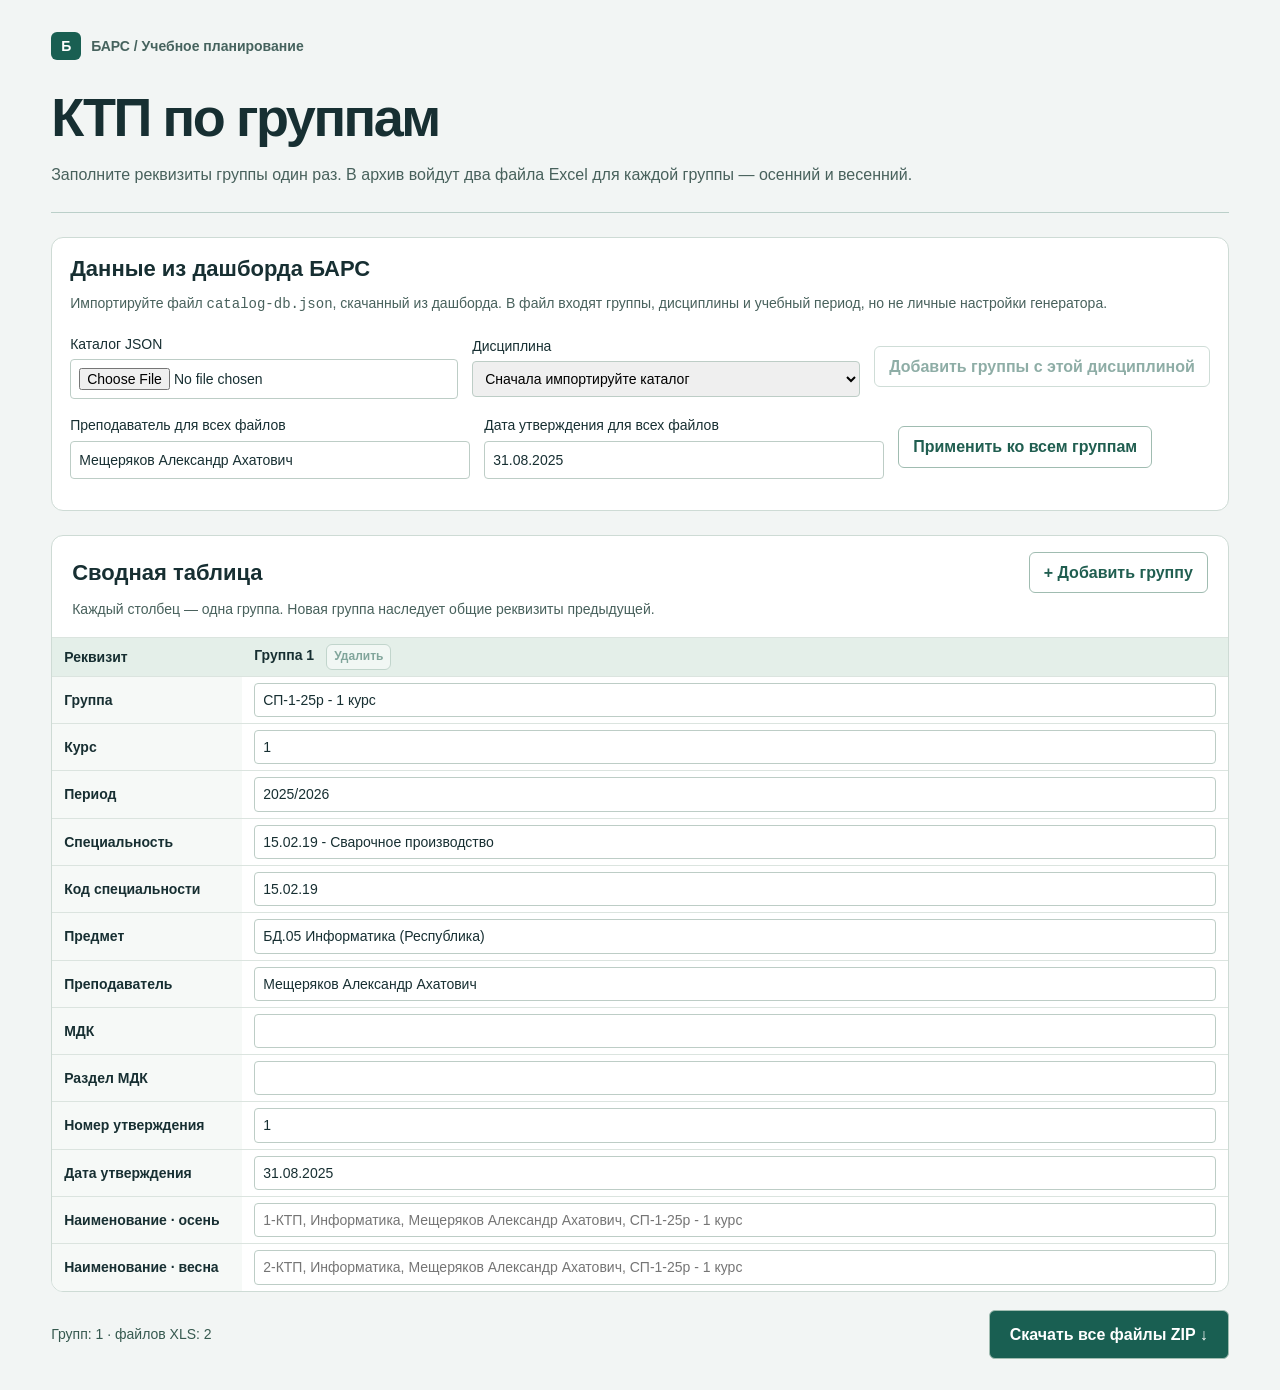
<file: ktp-generator/index.html>
<!DOCTYPE html>
<html lang="ru"><meta charset="utf-8"><meta name="viewport" content="width=device-width,initial-scale=1">
<title>КТП по группам · БАРС</title>
<link rel="stylesheet" href="style.css">
<main>
<header><div class="brand"><span>Б</span> БАРС / Учебное планирование</div>
<h1>КТП по группам</h1><p>Заполните реквизиты группы один раз. В архив войдут два файла Excel для каждой группы — осенний и весенний.</p></header>
<section class="catalog-import">
  <h2>Данные из дашборда БАРС</h2>
  <p class="hint">Импортируйте файл <code>catalog-db.json</code>, скачанный из дашборда. В файл входят группы, дисциплины и учебный период, но не личные настройки генератора.</p>
  <div class="bar import-row">
    <label>Каталог JSON <input id="catalog-import" type="file" accept=".json,application/json"></label>
    <label>Дисциплина <select id="catalog-subject"><option value="">Сначала импортируйте каталог</option></select></label>
    <button type="button" id="catalog-add" disabled>Добавить группы с этой дисциплиной</button>
  </div>
  <div class="bar import-row">
    <label>Преподаватель для всех файлов <input id="common-teacher" type="text"></label>
    <label>Дата утверждения для всех файлов <input id="common-date" type="text" placeholder="ДД.ММ.ГГГГ"></label>
    <button type="button" id="common-apply">Применить ко всем группам</button>
  </div>
  <output id="import-status" aria-live="polite"></output>
</section>
<form id="editor">
<section><div class="bar"><h2>Сводная таблица</h2><button id="add" type="button">+ Добавить группу</button></div>
<p class="hint">Каждый столбец — одна группа. Новая группа наследует общие реквизиты предыдущей.</p>
<div class="scroll"><table><thead><tr id="heads"><th scope="col">Реквизит</th></tr></thead><tbody id="fields"></tbody></table></div>
</section>
<footer><output id="status" aria-live="polite"></output><button id="download">Скачать все файлы ZIP ↓</button></footer>
</form></main>
<script src="vendor/jszip.min.js"></script><script src="templates.js"></script><script src="workbook.js"></script><script src="app.js"></script>
</html>
</file>
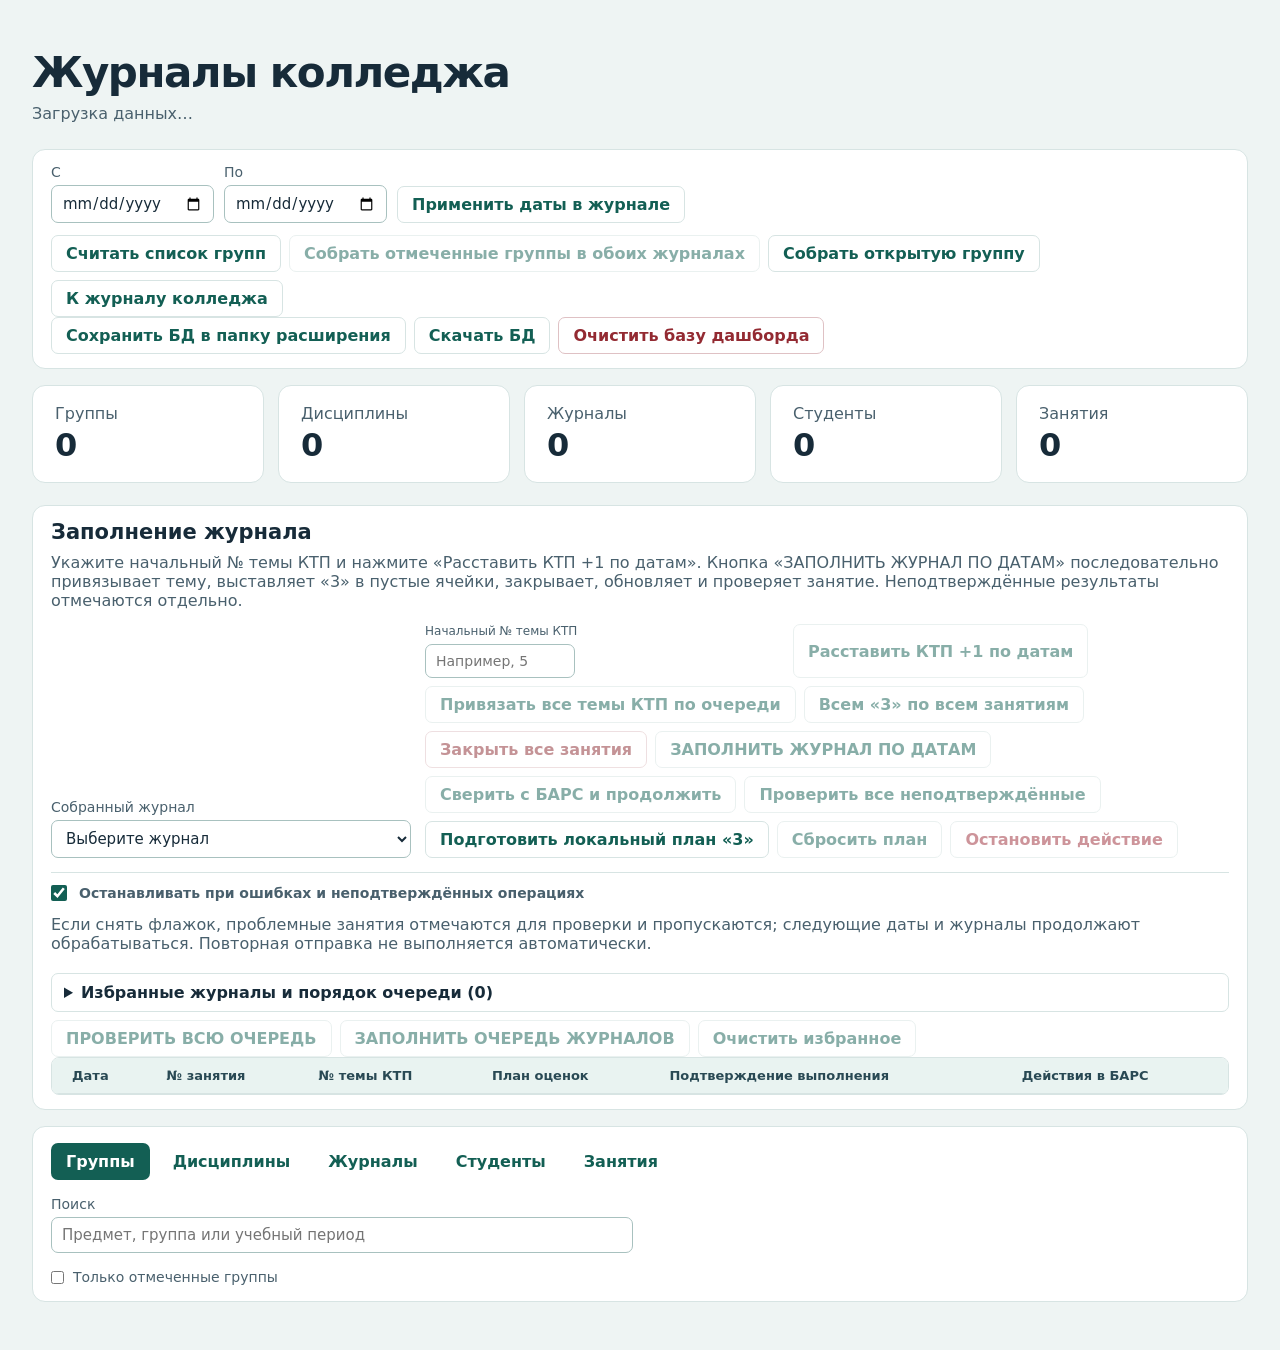
<file: college-journal/dashboard.html>
<!doctype html>
<html lang="ru">
<head>
  <meta charset="utf-8">
  <meta name="viewport" content="width=device-width, initial-scale=1">
  <title>Дашборд журналов колледжа</title>
  <link rel="stylesheet" href="dashboard.css">
  <script defer src="catalog.js"></script>
  <script defer src="date-range.js"></script>
  <script defer src="dashboard.js"></script>
  <script defer src="catalog-file.js"></script>
  <script defer src="lesson-batch.js"></script>
  <script defer src="lesson-reconcile.js"></script>
  <script defer src="queue-checkpoint.js"></script>
  <script defer src="enrollment-skip.js"></script>
  <script defer src="lesson-workflow.js"></script>
</head>
<body>
  <main class="dashboard">
    <header class="heading">
      <div>
        <h1>Журналы колледжа</h1>
        <p id="updated" class="muted" role="status">Загрузка данных…</p>
      </div>
    </header>

    <section class="tools" aria-label="Управление сбором">
      <div class="date-tools">
        <label>С <input id="date-from" type="date" required></label>
        <label>По <input id="date-to" type="date" required></label>
        <button type="button" id="apply-dates">Применить даты в журнале</button>
      </div>
      <div class="actions">
        <button type="button" id="read-groups">Считать список групп</button>
        <button type="button" id="collect-marked" disabled>Собрать отмеченные группы в обоих журналах</button>
        <button type="button" id="collect-group">Собрать открытую группу</button>
        <button type="button" id="open-source">К журналу колледжа</button>
      </div>
      <p id="source-status" class="muted" role="status"></p>
      <div class="actions">
        <button type="button" id="connect-file">Сохранить БД в папку расширения</button>
        <button type="button" id="download-file">Скачать БД</button>
        <button type="button" id="clear-dashboard">Очистить базу дашборда</button>
      </div>
      <p id="file-status" class="muted" role="status"></p>
      <p id="clear-status" class="muted" role="status"></p>
    </section>

    <dl class="summary" aria-label="Сводка по выбранным данным">
      <div><dt>Группы</dt><dd id="group-count">0</dd></div>
      <div><dt>Дисциплины</dt><dd id="subject-count">0</dd></div>
      <div><dt>Журналы</dt><dd id="journal-count">0</dd></div>
      <div><dt>Студенты</dt><dd id="student-count">0</dd></div>
      <div><dt>Занятия</dt><dd id="lesson-count">0</dd></div>
    </dl>

    <section class="tools workflow" aria-label="Заполнение занятий">
      <h2>Заполнение журнала</h2>
      <p class="muted">Укажите начальный № темы КТП и нажмите «Расставить КТП +1 по датам». Кнопка «ЗАПОЛНИТЬ ЖУРНАЛ ПО ДАТАМ» последовательно привязывает тему, выставляет «3» в пустые ячейки, закрывает, обновляет и проверяет занятие. Неподтверждённые результаты отмечаются отдельно.</p>
      <div id="workflow-select" class="workflow-filter">
        <label>Собранный журнал
          <select id="workflow-journal"><option value="">Выберите журнал</option></select>
        </label>
        <div class="actions">
          <label class="workflow-ktp-start">Начальный № темы КТП
            <input id="workflow-ktp-start" type="number" min="1" max="9999" step="1" placeholder="Например, 5">
          </label>
          <button type="button" id="workflow-number-all" disabled>Расставить КТП +1 по датам</button>
          <button type="button" id="workflow-bind-all" disabled>Привязать все темы КТП по очереди</button>
          <button type="button" id="workflow-grades-all" disabled>Всем «3» по всем занятиям</button>
          <button type="button" id="workflow-close-all" disabled>Закрыть все занятия</button>
          <button type="button" id="workflow-fill-dates" disabled>ЗАПОЛНИТЬ ЖУРНАЛ ПО ДАТАМ</button>
          <button type="button" id="workflow-reconcile" disabled>Сверить с БАРС и продолжить</button>
          <button type="button" id="workflow-recheck-closures" disabled>Проверить все неподтверждённые</button>
          <button type="button" id="workflow-prepare-all">Подготовить локальный план «3»</button>
          <button type="button" id="workflow-reset" disabled>Сбросить план</button>
          <button type="button" id="workflow-stop" disabled>Остановить действие</button>
        </div>
      </div>
      <section class="workflow-queue" aria-label="Очередь избранных журналов">
        <label class="workflow-stop-errors">
          <input id="workflow-stop-errors" type="checkbox" checked>
          Останавливать при ошибках и неподтверждённых операциях
        </label>
        <p class="muted">Если снять флажок, проблемные занятия отмечаются для проверки и пропускаются; следующие даты и журналы продолжают обрабатываться. Повторная отправка не выполняется автоматически.</p>
        <details id="workflow-favorites-details">
          <summary>Избранные журналы и порядок очереди (<span id="workflow-favorite-count">0</span>)</summary>
          <div id="workflow-favorite-list" class="workflow-favorite-list"></div>
        </details>
        <div class="actions">
          <button type="button" id="workflow-preflight" disabled>ПРОВЕРИТЬ ВСЮ ОЧЕРЕДЬ</button>
          <button type="button" id="workflow-resume-queue" hidden disabled>Восстановить очередь после сверки</button>
          <button type="button" id="workflow-run-queue" disabled>ЗАПОЛНИТЬ ОЧЕРЕДЬ ЖУРНАЛОВ</button>
          <button type="button" id="workflow-clear-queue" disabled>Очистить избранное</button>
        </div>
        <p id="workflow-queue-status" class="muted" aria-live="polite" role="status"></p>
        <div id="workflow-preflight-result" class="workflow-preflight-result" aria-live="polite"></div>
        <ol id="workflow-queue-results" class="workflow-queue-results" aria-label="Результаты очереди"></ol>
      </section>
      <p id="workflow-summary" class="muted"></p>
      <div id="workflow-batch-status" class="workflow-batch-status" hidden role="status" aria-live="polite">
        <span id="workflow-batch-text"></span>
        <progress id="workflow-batch-progress" value="0" max="1"></progress>
      </div>
      <div class="table-wrap workflow-wrap">
        <table aria-label="План заполнения занятий">
          <thead><tr>
            <th>Дата</th><th>№ занятия</th><th>№ темы КТП</th><th>План оценок</th><th>Подтверждение выполнения</th><th>Действия в БАРС</th>
          </tr></thead>
          <tbody id="workflow-rows"></tbody>
        </table>
      </div>
      <p id="workflow-status" class="muted" role="status" aria-live="polite"></p>
    </section>

    <section class="data" aria-label="Собранные данные">
      <nav class="views" aria-label="Вид данных">
        <button type="button" data-view="groups" aria-pressed="true">Группы</button>
        <button type="button" data-view="subjects" aria-pressed="false">Дисциплины</button>
        <button type="button" data-view="journals" aria-pressed="false">Журналы</button>
        <button type="button" data-view="students" aria-pressed="false">Студенты</button>
        <button type="button" data-view="lessons" aria-pressed="false">Занятия</button>
      </nav>

      <div class="filters">
        <label id="journal-label" hidden>Журнал
          <select id="journal-filter"><option value="">Все журналы</option></select>
        </label>
        <label>Поиск
          <input id="search" type="search" placeholder="Предмет, группа или учебный период">
        </label>
      </div>

      <div class="analysis">
        <label><input id="selected-only" type="checkbox"> Только отмеченные группы</label>
        <span id="selected-count" class="muted" role="status"></span>
      </div>
      <div class="table-wrap" id="table-wrap" hidden>
        <table id="results" aria-label="Журналы">
          <thead></thead>
          <tbody></tbody>
        </table>
      </div>
      <p class="empty" id="empty" hidden></p>
      <p class="muted result-count" id="result-count" aria-live="polite"></p>
    </section>
  </main>
</body>
</html>
</file>
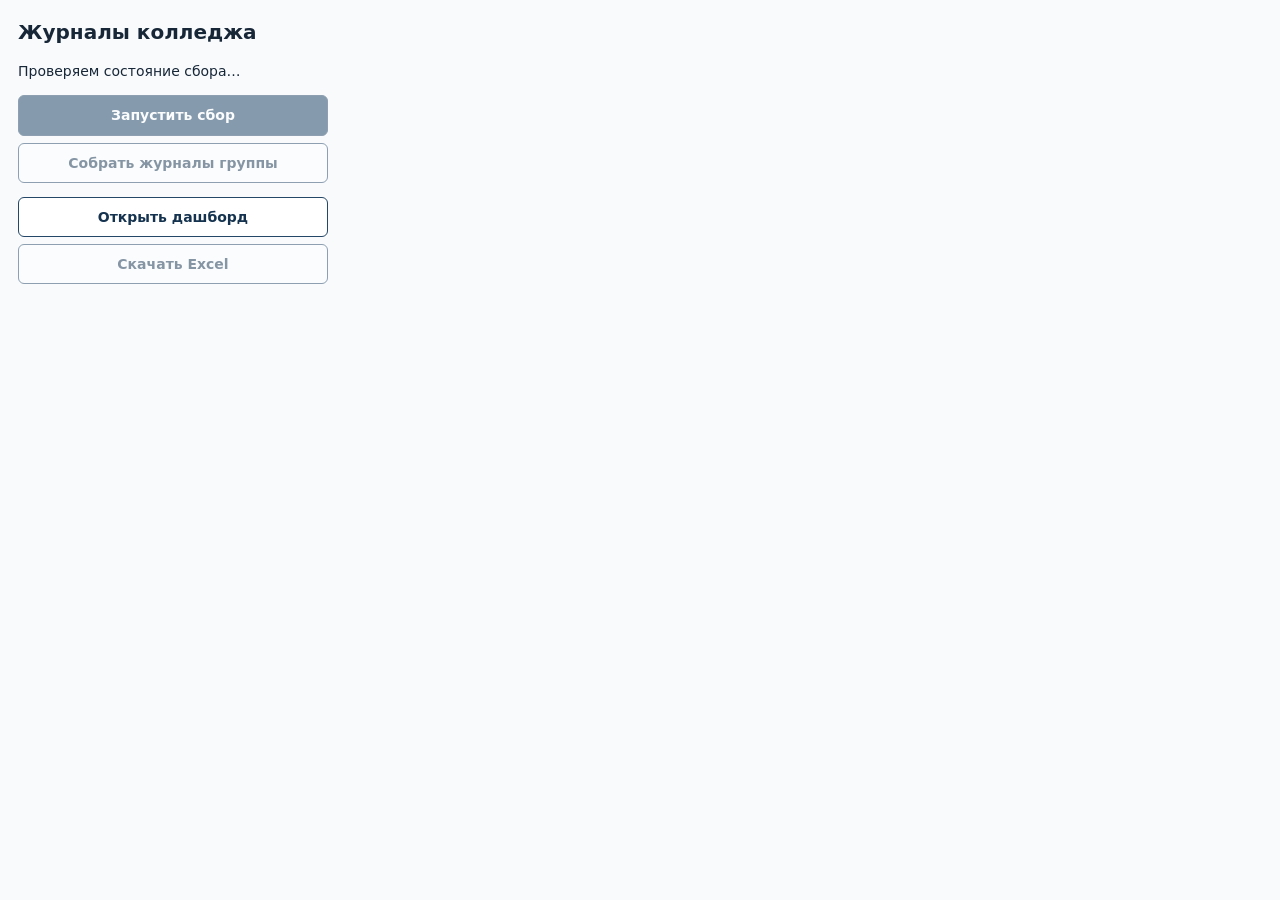
<file: college-journal/popup.html>
<!doctype html>
<html lang="ru">
<head>
  <meta charset="utf-8">
  <title>Сборщик журналов колледжа</title>
  <link rel="stylesheet" href="popup.css">
  <script defer src="jszip.min.js"></script>
  <script defer src="workbook.js"></script>
  <script defer src="date-range.js"></script>
  <script defer src="popup.js"></script>
</head>
<body>
  <h1>Журналы колледжа</h1>
  <p id="status" role="status">Проверяем состояние сбора…</p>
  <button type="button" id="toggle" disabled>Запустить сбор</button>
  <button type="button" id="auto" disabled>Собрать журналы группы</button>
  <p id="auto-status" class="detail" role="status"></p>
  <p id="totals"></p>
  <button type="button" id="dashboard">Открыть дашборд</button>
  <button type="button" id="download" disabled>Скачать Excel</button>
  <p id="last" class="detail"></p>
</body>
</html>
</file>
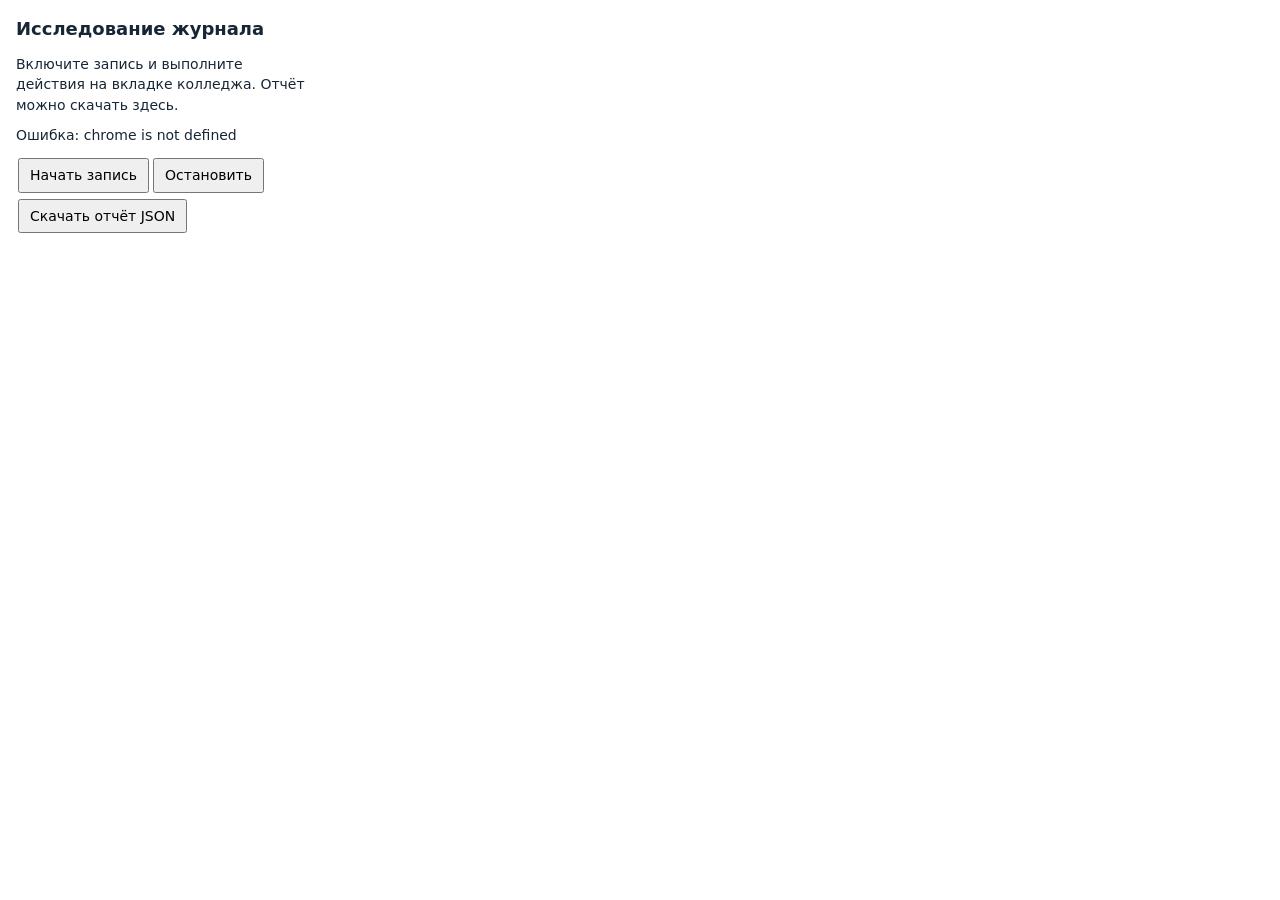
<file: journal-inspector/popup.html>
<!doctype html><html lang="ru"><meta charset="utf-8"><title>Исследование журнала</title>
<style>
body{width:290px;margin:16px;font:14px/1.45 system-ui;color:#172636}h1{font-size:18px}button{font:inherit;margin:3px 2px;padding:5px 10px}p{margin:10px 0}
</style>
<h1>Исследование журнала</h1><p>Включите запись и выполните действия на вкладке колледжа. Отчёт можно скачать здесь.</p>
<p id="status" role="status"></p><button id="start">Начать запись</button><button id="stop">Остановить</button><button id="save">Скачать отчёт JSON</button>
<script src="popup.js"></script></html>
</file>
<file: ktp-generator/style.css>
*{box-sizing:border-box}body{margin:0;background:#f2f5f4;color:#172f32;font:16px/1.45 "Source Sans 3",Arial,sans-serif}main{max-width:1320px;margin:auto;padding:32px clamp(12px,4vw,60px)}header{padding:0 0 20px;border-bottom:1px solid #bbcfc9}.brand{font-size:14px;color:#46635e;font-weight:600}.brand span{display:inline-block;padding:4px 10px;background:#195f52;color:white;border-radius:6px;margin-right:6px}h1{font-size:clamp(32px,5vw,54px);letter-spacing:-.045em;margin:18px 0 4px}p{margin:6px 0;color:#48615c}section{margin-top:24px;background:white;border:1px solid #cedbd5;border-radius:12px;overflow:hidden}.bar,footer{display:flex;gap:12px;align-items:center;justify-content:space-between;flex-wrap:wrap}.bar{padding:16px 20px 0}h2{font-size:22px;margin:0}.hint{font-size:14px;margin:6px 20px 18px}.scroll{overflow:auto}table{border-collapse:separate;border-spacing:0;min-width:100%;font-size:14px}th,td{text-align:left;border-top:1px solid #dbe4df;padding:6px 12px}thead th{background:#e4efe9}th:first-child{position:sticky;left:0;background:#f6f9f7;width:190px;min-width:122px;z-index:1}thead th:first-child{background:#e4efe9}td{min-width:300px}input{color:inherit;font:inherit;padding:6px 8px;width:100%;border:1px solid #bdcdc6;border-radius:4px}input:focus{outline:2px solid #19836d}button{font:inherit;font-weight:600;cursor:pointer;color:#205e50;background:#fff;border:1px solid #a0bcb1;border-radius:6px;padding:8px 14px}.remove{font-size:12px;padding:3px 7px;margin-left:12px}button:disabled{opacity:.5;cursor:default}footer{margin-top:18px}#download{background:#195f52;color:white;padding:12px 20px}output{font-size:14px;color:#36594f}@media(max-width:550px){main{padding:16px 8px}.bar{padding:12px}.hint{margin-left:12px}th,td{padding:5px 6px}td{min-width:220px}}

.catalog-import { padding: 15px 18px; }
.catalog-import h2 { margin: 0 0 8px; }
.catalog-import .hint { margin: 0 0 12px; }
.import-row { justify-content: flex-start; gap: 14px; padding: 8px 0; }
.import-row label { display: grid; gap: 5px; min-width: 190px; max-width: 400px; flex: 1; font-size: 14px; }
.import-row input, .import-row select { border: 1px solid #bdcdc6; border-radius: 4px; padding: 8px; font: inherit; width: 100%; }
#import-status { display: block; padding-top: 8px; }
</file>
<file: college-journal/dashboard.css>
:root {
  color-scheme: light;
  font-family: system-ui, sans-serif;
  color: #172b39;
  background: #eef4f3;
  --muted: #49606d;
  --border: #d7e4e3;
  --accent: #135f54;
}
* { box-sizing: border-box; }
body { margin: 0; }
.dashboard { max-width: 1280px; margin: 0 auto; padding: 48px 32px; }
.heading { margin-bottom: 26px; }
h1 { margin: 0 0 7px; font-size: clamp(27px, 4vw, 42px); letter-spacing: -.035em; }
.muted { color: var(--muted); margin: 0; }
.summary {
  display: grid;
  grid-template-columns: repeat(3, minmax(0, 1fr));
  gap: 14px;
  margin: 0 0 22px;
}
.summary div, .data { background: #fff; border: 1px solid var(--border); border-radius: 13px; }
.summary div { padding: 18px 22px; }
dt { color: var(--muted); }
dd { margin: 3px 0 0; font-size: 32px; font-weight: 650; font-variant-numeric: tabular-nums; }
.views { display: flex; gap: 8px; flex-wrap: wrap; padding: 16px 18px 0; }
button {
  padding: 8px 14px;
  border: 1px solid transparent;
  border-radius: 7px;
  background: transparent;
  color: var(--accent);
  font: inherit;
  font-weight: 650;
  cursor: pointer;
}
button[aria-pressed="true"] { background: var(--accent); color: #fff; }
button:hover:not([aria-pressed="true"]) { background: #ecf6f3; }
.filters { display: grid; grid-template-columns: minmax(0, 1fr) minmax(0, 1fr); gap: 14px; padding: 16px 18px; }
label { display: grid; gap: 5px; color: var(--muted); font-size: 14px; }
input, select {
  width: 100%;
  min-width: 0;
  padding: 8px 10px;
  border: 1px solid #a8c1bf;
  border-radius: 7px;
  background: #fff;
  color: #172b39;
  font: inherit;
  font-size: 15px;
}
:focus-visible { outline: 2px solid #057f6f; outline-offset: 2px; }
.table-wrap { overflow: auto; max-height: 64vh; }
table { width: 100%; text-align: left; border-collapse: separate; border-spacing: 0; font-size: 14px; }
th, td { padding: 10px 14px; border-bottom: 1px solid var(--border); vertical-align: top; }
th { position: sticky; top: 0; color: #294954; background: #e9f3f1; }
th:first-child, td:first-child { padding-left: 20px; }
tbody tr:hover { background: #f5faf9; }
.empty { margin: 0; padding: 28px 18px; border-top: 1px solid var(--border); color: var(--muted); }
.result-count { padding: 10px 18px; font-size: 13px; }
.result-count:empty { display: none; }
@media (max-width: 580px) {
  .dashboard { padding: 24px 12px; }
  .summary { gap: 6px; }
  .summary div { padding: 12px 8px; }
  .filters { grid-template-columns: 1fr; }
}

[hidden] { display: none !important; }
.summary { grid-template-columns: repeat(5, minmax(0, 1fr)); }
.tools { background: #fff; border: 1px solid var(--border); border-radius: 13px; padding: 14px 18px; margin-bottom: 16px; }
.actions { display: flex; flex-wrap: wrap; gap: 8px; }
.actions button { border-color: var(--border); }
.actions button:disabled { cursor: default; opacity: .5; }
.tools p { margin: 6px 0 12px; }
.tools p:last-child { margin-bottom: 0; }
.analysis { display: flex; align-items: center; flex-wrap: wrap; gap: 14px; padding: 0 18px 16px; }
.analysis label { display: flex; align-items: center; }
input[type="checkbox"] { width: auto; margin: 0 4px 0 0; accent-color: var(--accent); }
@media (max-width: 720px) {
  .summary { grid-template-columns: repeat(2, minmax(0, 1fr)); }
}
#collect-marked:not(:disabled) { background: var(--accent); color: #fff; border-color: var(--accent); }

.date-tools { display: flex; align-items: end; flex-wrap: wrap; gap: 10px; margin-bottom: 12px; }
.date-tools button { border-color: var(--border); }
.date-tools button:disabled, #clear-dashboard:disabled { opacity: .5; cursor: default; }
#clear-dashboard { color: #932a32; border-color: #dfc1c4; }
#clear-dashboard:hover:not(:disabled) { background: #fff3f4; }
.tools p:empty { display: none; }

/* План заполнения */
.workflow h2 { font-size: 21px; margin: 0 0 9px; }
.workflow-filter { display: flex; flex-wrap: wrap; align-items: end; gap: 14px; margin: 14px 0; }
.workflow-filter label { min-width: min(100%, 360px); flex: 1; }
.workflow-filter .actions { flex: 3; }
.workflow-wrap { max-height: 52vh; border: 1px solid var(--border); border-radius: 8px; }
.workflow table { font-size: 13px; }
.workflow th { z-index: 1; }
.workflow td { vertical-align: middle; }
.workflow-number { min-width: 92px; max-width: 120px; }
.workflow-checks, .workflow-actions, .workflow-score { display: flex; align-items: start; flex-direction: column; gap: 7px; }
.workflow-check { display: flex; gap: 6px; align-items: center; white-space: nowrap; color: #294954; }
.workflow-actions button { border-color: var(--border); white-space: nowrap; padding: 5px 9px; }
.workflow-score { white-space: nowrap; }
.workflow button:disabled { cursor: default; opacity: .5; }
#workflow-status[data-error="true"] { color: #9c2c38; }
#workflow-status { margin: 10px 0 0; }
@media (max-width: 720px) { .workflow-filter { flex-direction: column; align-items: stretch; } }

.workflow-last { display:block; max-width:165px; color:var(--muted); line-height:1.4; }
.workflow-actions button { width: 100%; }
.workflow-actions button:not(:disabled):hover { border-color: var(--accent); }

#workflow-stop { color: #9c2c38; }
#workflow-stop:not(:disabled) { border-color: #d79ba2; }

/* Sequential KTP actions run in a background tab while the dashboard stays visible. */
.workflow-batch-status { padding: 11px 12px; margin: 10px 0; border: 1px solid var(--border); border-radius: 8px; background: #f5faf9; display: grid; gap: 8px; font-size: 14px; }
.workflow-batch-status[hidden] { display: none; }
#workflow-batch-progress { width: 100%; max-width: 720px; height: 13px; accent-color: var(--accent); }
#workflow-bind-all:not(:disabled) { background: var(--accent); color: white; border-color: var(--accent); }
#workflow-bind-all:disabled { cursor: default; opacity: .5; }

#workflow-grades-all:not(:disabled) { border-color: var(--accent); background: #edf6f3; color: var(--accent); }
#workflow-close-all { color: #8b2930; border-color: #dfc1c4; }
#workflow-close-all:hover:not(:disabled) { background: #fff3f4; }
#workflow-grades-all:disabled, #workflow-close-all:disabled { cursor: default; opacity: .5; }

/* Full journal fill: one start number and one full-run command. */
.workflow-ktp-start { display: inline-flex; gap: 6px; flex-direction: column; justify-content: center; align-self: center; font-size: 12px; min-width: 145px; max-width: 180px; }
#workflow-ktp-start { font-size: 14px; max-width: 150px; padding: 8px 10px; }
#workflow-fill-dates:not(:disabled) { background: #176b55; color: #fff; border-color: #176b55; font-weight: 700; }
#workflow-fill-dates:disabled { cursor: default; opacity: .5; }

/* Избранные журналы и последовательно выполняемая очередь. */
.workflow-queue { border-top: 1px solid var(--border); padding-top: 12px; margin-top: 12px; display: grid; gap: 8px; }
.workflow-stop-errors { display: flex; gap: 8px; align-items: center; font-weight: 600; }
.workflow-stop-errors input { width: 16px; height: 16px; accent-color: var(--accent); }
#workflow-favorites-details { border: 1px solid var(--border); border-radius: 7px; padding: 9px 12px; }
#workflow-favorites-details summary { cursor: pointer; font-weight: 600; }
.workflow-favorite-list { max-height: 310px; overflow-y: auto; display: grid; gap: 5px; margin-top: 10px; }
.workflow-favorite { display: flex; gap: 6px; align-items: center; padding: 5px 7px; border: 1px solid transparent; border-radius: 6px; min-width: 0; }
.workflow-favorite.is-selected { border-color: var(--border); background: #f4f8f7; }
.workflow-favorite label { flex: 1; min-width: 175px; display: flex; align-items: center; gap: 7px; overflow-wrap: anywhere; font-size: 13px; }
.workflow-favorite label input { flex: 0 0 auto; }
.workflow-favorite button { flex: 0 0 auto; padding: 4px 7px; }
.workflow-favorite-start { width: 110px; min-width: 80px; padding: 6px; }
#workflow-run-queue:not(:disabled) { border-color: #176b55; background: #176b55; color: white; font-weight: 700; }
.workflow-queue-results { max-height: 230px; overflow-y: auto; margin: 0; padding-left: 26px; font-size: 13px; }
.workflow-queue-results:empty { display: none; }
#workflow-queue-status { white-space: pre-wrap; }
@media (max-width: 700px) {
  .workflow-favorite { flex-wrap: wrap; }
  .workflow-favorite label { flex-basis: 100%; }
}

/* Whole-queue preflight: distinguish blocked journals without decorative badges. */
.workflow-preflight-result { max-height: 280px; overflow-y: auto; display: grid; gap: 6px; margin: 8px 0; }
.workflow-preflight-result:empty { display: none; }
.workflow-preflight-result p { margin: 0; padding: 9px 12px; border: 1px solid var(--border); border-radius: 6px; overflow-wrap: anywhere; font-size: 13px; }
.workflow-preflight-result p[data-ready="false"] { border-color: #e1c5ca; background: #fff9f9; }
#workflow-resume-queue:not(:disabled), #workflow-preflight:not(:disabled) { font-weight: 600; }

/* Per-lesson enrollment exceptions, explicitly tied to student + lesson ID. */
.workflow-grade-report { display: block; margin: 5px 0; font-weight: 600; overflow-wrap: anywhere; }
.workflow-enrollment-skip { display: flex; align-items: center; gap: 8px; padding: 5px 0; flex-wrap: wrap; border-top: 1px solid var(--border); }
.workflow-enrollment-skip small { flex: 1; min-width: 140px; color: var(--muted); overflow-wrap: anywhere; }
.workflow-enrollment-skip button { font-size: 12px; padding: 4px 6px; }
</file>
<file: college-journal/popup.css>
body {
  width: 310px;
  margin: 0;
  padding: 18px;
  background: #f8fafc;
  color: #182738;
  font: 14px/1.45 system-ui, sans-serif;
}
h1 { margin: 0; font-size: 20px; }
button {
  width: 100%;
  padding: 9px;
  border: 1px solid #244667;
  border-radius: 6px;
  background: #fff;
  color: #15334f;
  font: inherit;
  font-weight: 600;
}
#toggle { background: #153d60; color: #fff; }
button:disabled { opacity: .5; }
button:focus-visible { outline: 2px solid #0076bd; outline-offset: 2px; }
.detail { margin-bottom: 0; color: #40566c; }
.detail:empty { display: none; }
#dashboard { margin-bottom: 7px; }
#auto { margin-top: 7px; }
</file>
